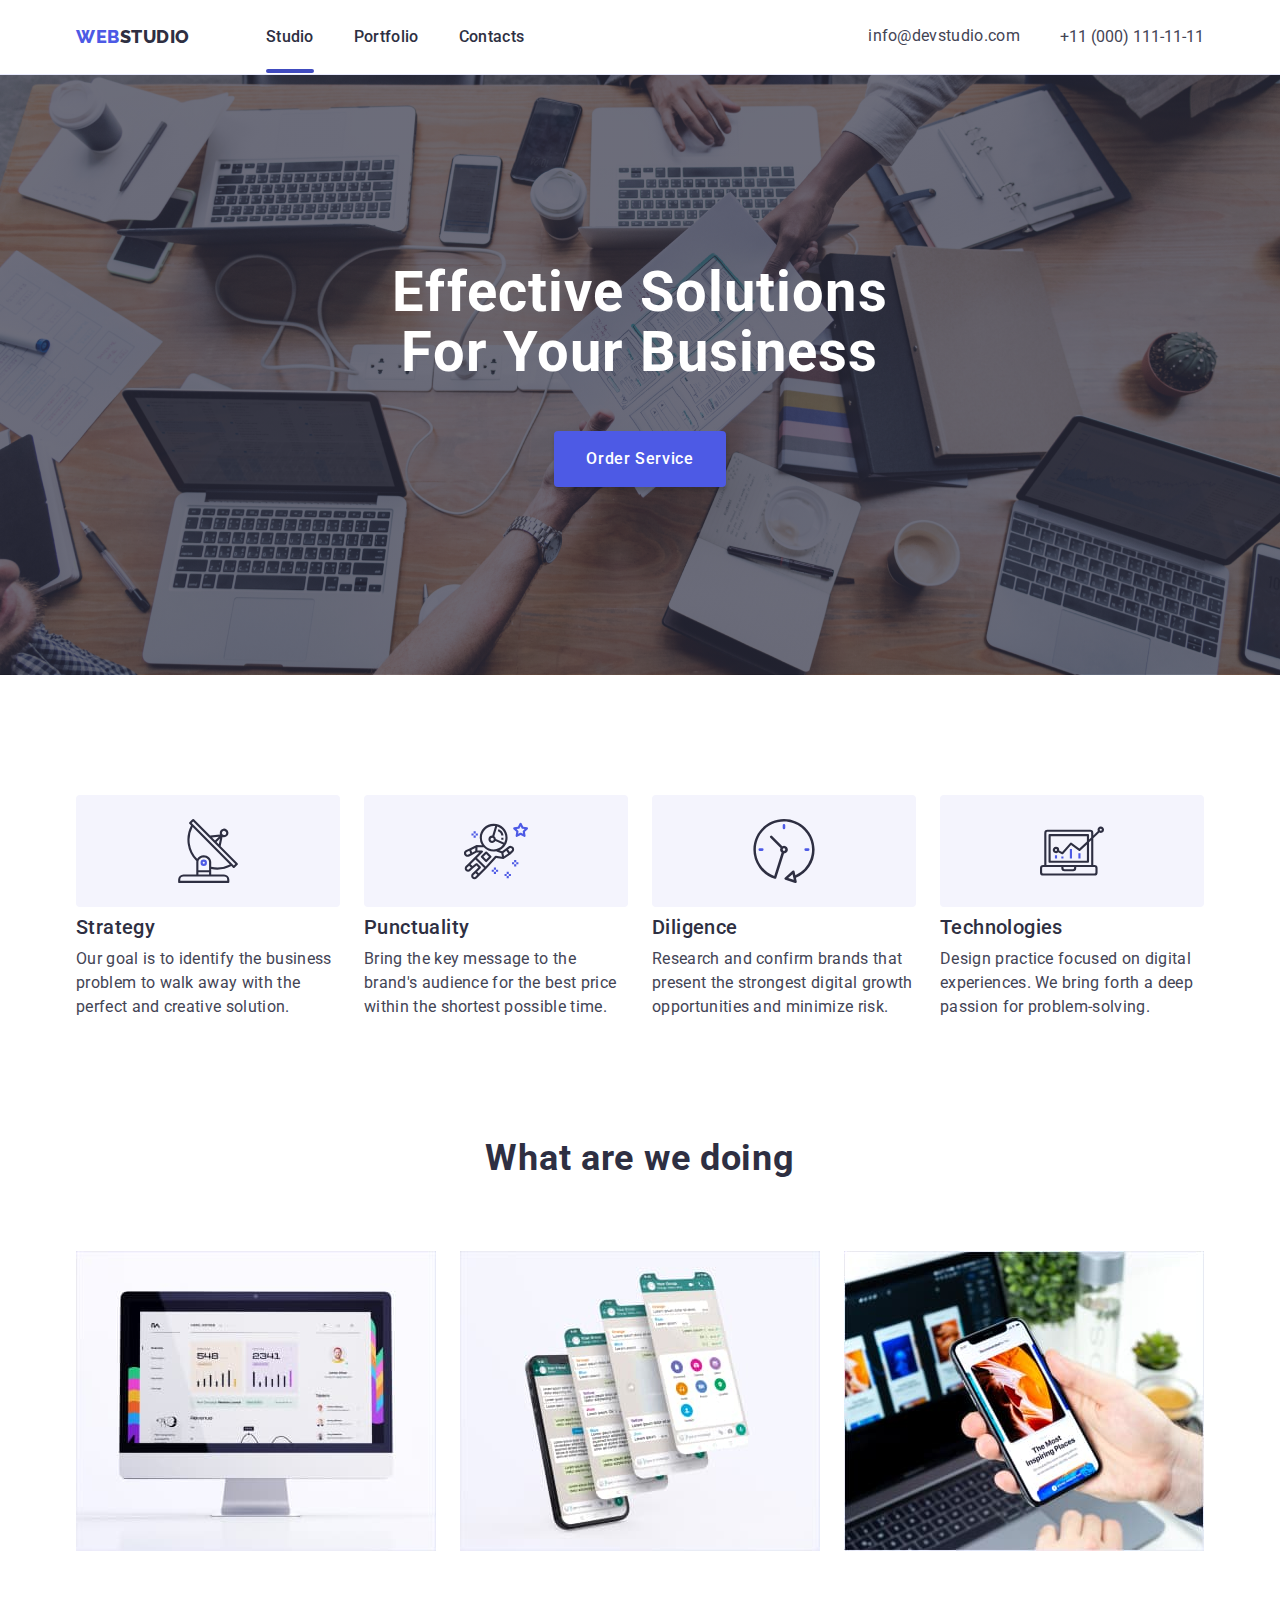
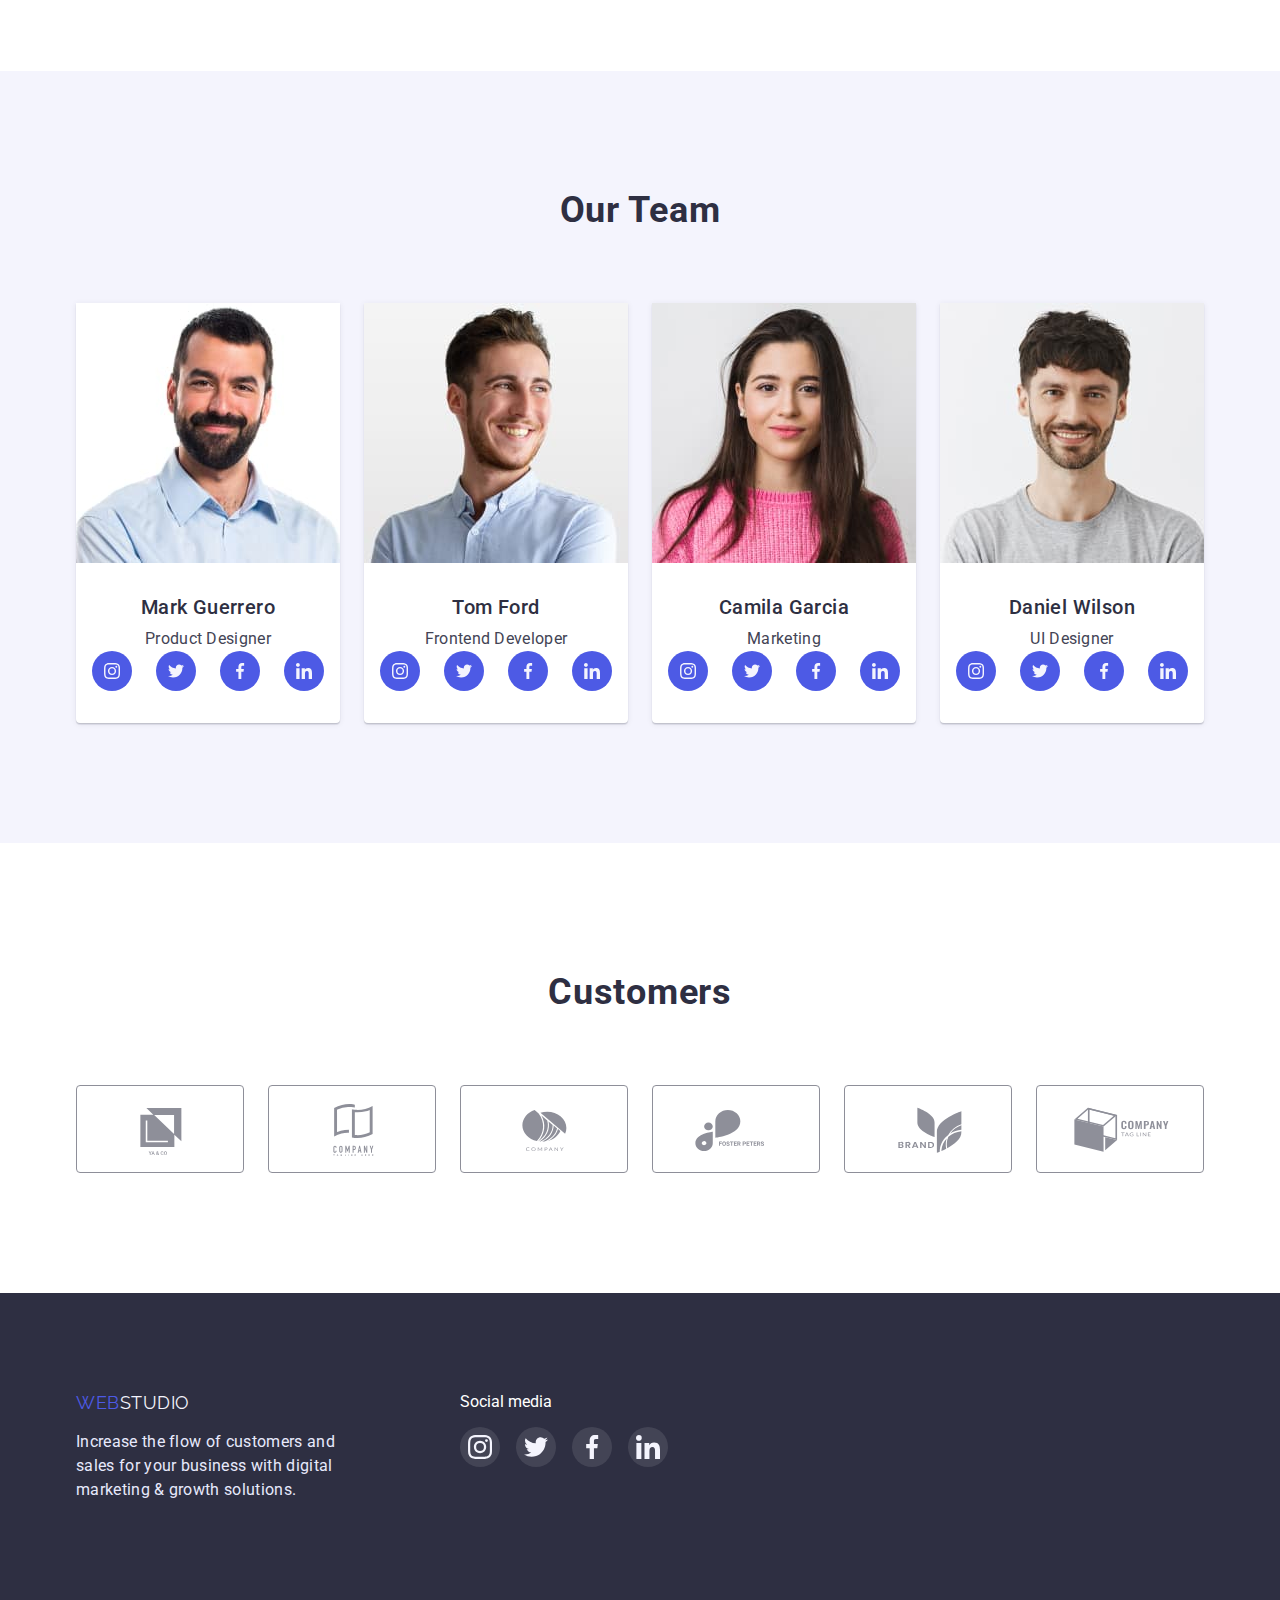
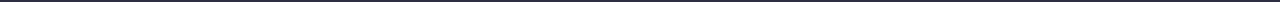
<file: index.html>
<!DOCTYPE html>
<html lang="en">
  <head>
    <meta charset="UTF-8" />
    <meta http-equiv="X-UA-Compatible" content="IE=edge" />
    <meta name="viewport" content="width=device-width, initial-scale=1.0" />
    <title>GoIt</title>
    <link
      rel="stylesheet"
      href="https://cdnjs.cloudflare.com/ajax/libs/modern-normalize/1.1.0/modern-normalize.min.css"
    />
    <link rel="preconnect" href="https://fonts.googleapis.com" />
    <link rel="preconnect" href="https://fonts.gstatic.com" crossorigin />
    <link
      href="https://fonts.googleapis.com/css2?family=Raleway:wght@800&family=Roboto:wght@400;500;700;900&display=swap"
      rel="stylesheet"
    />

    <link rel="stylesheet" href="./css/styles.css" />
  </head>

  <body>
    <header class="header">
      <div class="container div-header-container">
        <nav class="header-navigation">
          <a class="header-logo link" href="./index.html"
            ><span class="logo-web">Web</span>Studio</a
          >

          <ul class="header-list list">
            <li class="header-item">
              <a class="header-link carent link" href="index.html">Studio</a>
            </li>
            <li class="header-item">
              <a class="header-link link" href="portfolio.html">Portfolio</a>
            </li>
            <li class="header-item">
              <a class="header-link link" href="">Contacts</a>
            </li>
          </ul>
        </nav>
        <!--address-->

        <address class="adress">
          <ul class="list adress-flex">
            <li>
              <a class="header-mail link" href="mailto:info@devstudio.com"
                >info@devstudio.com</a
              >
            </li>
            <li>
              <a class="header-tel link" href="tel:+110001111111"
                >+11 (000) 111-11-11</a
              >
            </li>
          </ul>
        </address>
      </div>
    </header>

    <main>
      <!--Section 1-->
      <section class="section">
        <div class="container">
          <h1 class="hero">Effective Solutions For Your Business</h1>
          <button data-order-open type="button" class="button" type="button">
            Order Service
          </button>
        </div>
      </section>

      <!--Section 2 -->

      <section class="strategy">
        <div class="container">
          <h2 class="visually-hidden">benefit</h2>
          <ul class="list sectionone">
            <li class="li-one">
              <div class="strat-fon">
                <svg width="64" height="64" class="foot-svg">
                  <use href="./images/icon.svg#icon-antenna-1"></use>
                </svg>
              </div>
              <h3 class="feature">Strategy</h3>
              <p class="feature-text">
                Our goal is to identify the business problem to walk away with
                the perfect and creative solution.
              </p>
            </li>
            <li class="li-one">
              <div class="strat-fon">
                <svg width="64" height="64" class="foot-svg">
                  <use href="./images/icon.svg#icon-astronaut-1"></use>
                </svg>
              </div>
              <h3 class="feature">Punctuality</h3>
              <p class="feature-text">
                Bring the key message to the brand's audience for the best price
                <br />
                within the shortest possible time.
              </p>
            </li>
            <li class="li-one">
              <div class="strat-fon">
                <svg width="64" height="64" class="foot-svg">
                  <use href="./images/icon.svg#icon-clock-1"></use>
                </svg>
              </div>
              <h3 class="feature">Diligence</h3>

              <p class="feature-text">
                Research and confirm brands that present the strongest digital
                growth opportunities and minimize risk.
              </p>
            </li>
            <li class="li-one">
              <div class="strat-fon">
                <svg width="64" height="64" class="foot-svg">
                  <use href="./images/icon.svg#icon-diagram-1"></use>
                </svg>
              </div>
              <h3 class="feature">Technologies</h3>
              <p class="feature-text">
                Design practice focused on digital experiences. We bring forth a
                deep passion for problem-solving.
              </p>
            </li>
          </ul>
        </div>
      </section>

      <!--Section 3-->

      <section class="doing">
        <div class="container">
          <h2 class="capital">What are we doing</h2>
          <ul class="list gap-24">
            <li class="li-fotosi">
              <img
                src="./images/front/img1.jpg"
                alt="computer"
                width="360"
                height="300"
              />
            </li>
            <li class="li-fotosi">
              <img
                src="./images/front/img2.jpg"
                alt="programs"
                width="360"
                height="300"
              />
            </li>
            <li class="li-fotosi">
              <img
                src="./images/front/img3.jpg"
                alt="phone"
                width="360"
                height="300"
              />
            </li>
          </ul>
        </div>
      </section>

      <!--Section 4-->

      <section class="team">
        <div class="container">
          <h2 class="capital">Our Team</h2>
          <ul class="list gap-24 our-team">
            <li class="fon-imag">
              <img
                src="./images/front/img.jpg"
                alt="Mark Guerrero"
                width="264"
                height="260"
              />
              <div class="team-div">
                <h3 class="feature">Mark Guerrero</h3>

                <p class="feature-text">Product Designer</p>

                <ul class="social-list gap-al list">
                  <li class="social-item">
                    <a class="social-link link" href>
                      <svg class="bord-soc-icon" width="16" height="16">
                        <use href="./images/icon.svg#icon-instagram1n"></use>
                      </svg>
                    </a>
                  </li>

                  <li class="social-item">
                    <a class="social-link link" href="">
                      <svg class="bord-soc-icon" width="16" height="16">
                        <use href="./images/icon.svg#icon-twitter2n"></use>
                      </svg>
                    </a>
                  </li>
                  <li class="social-item">
                    <a class="social-link link" href="">
                      <svg class="bord-soc-icon" width="16" height="16">
                        <use href="./images/icon.svg#icon-facebook3n"></use>
                      </svg>
                    </a>
                  </li>
                  <li class="social-item">
                    <a class="social-link link" href="">
                      <svg class="bord-soc-icon" width="16" height="16">
                        <use href="./images/icon.svg#icon-linkedin4n"></use>
                      </svg>
                    </a>
                  </li>
                </ul>
              </div>
            </li>

            <li class="fon-imag">
              <img
                src="./images/front/img11.jpg"
                alt="Tom Ford"
                width="264"
                height="260"
              />
              <div class="team-div">
                <h3 class="feature">Tom Ford</h3>
                <p class="feature-text">Frontend Developer</p>
                <ul class="social-list gap-al list">
                  <li class="social-item">
                    <a class="social-link link" href>
                      <svg class="bord-soc-icon" width="16" height="16">
                        <use href="./images/icon.svg#icon-instagram1n"></use>
                      </svg>
                    </a>
                  </li>

                  <li class="social-item">
                    <a class="social-link link" href="">
                      <svg class="bord-soc-icon" width="16" height="16">
                        <use href="./images/icon.svg#icon-twitter2n"></use>
                      </svg>
                    </a>
                  </li>
                  <li class="social-item">
                    <a class="social-link link" href="">
                      <svg class="bord-soc-icon" width="16" height="16">
                        <use href="./images/icon.svg#icon-facebook3n"></use>
                      </svg>
                    </a>
                  </li>
                  <li class="social-item">
                    <a class="social-link link" href="">
                      <svg class="bord-soc-icon" width="16" height="16">
                        <use href="./images/icon.svg#icon-linkedin4n"></use>
                      </svg>
                    </a>
                  </li>
                </ul>
              </div>
            </li>
            <li class="fon-imag">
              <img
                src="./images/front/img22.jpg"
                alt="Camila Garcia"
                width="264"
                height="260"
              />
              <div class="team-div">
                <h3 class="feature">Camila Garcia</h3>
                <p class="feature-text">Marketing</p>
                <ul class="social-list gap-al list">
                  <li class="social-item">
                    <a class="social-link link" href>
                      <svg class="bord-soc-icon" width="16" height="16">
                        <use href="./images/icon.svg#icon-instagram1n"></use>
                      </svg>
                    </a>
                  </li>

                  <li class="social-item">
                    <a class="social-link link" href="">
                      <svg class="bord-soc-icon" width="16" height="16">
                        <use href="./images/icon.svg#icon-twitter2n"></use>
                      </svg>
                    </a>
                  </li>
                  <li class="social-item">
                    <a class="social-link link" href="">
                      <svg class="bord-soc-icon" width="16" height="16">
                        <use href="./images/icon.svg#icon-facebook3n"></use>
                      </svg>
                    </a>
                  </li>
                  <li class="social-item">
                    <a class="social-link link" href="">
                      <svg class="bord-soc-icon" width="16" height="16">
                        <use href="./images/icon.svg#icon-linkedin4n"></use>
                      </svg>
                    </a>
                  </li>
                </ul>
              </div>
            </li>

            <li class="fon-imag">
              <img
                src="./images/front/img33.jpg"
                alt="Daniel Wilson"
                width="264"
                height="260"
              />
              <div class="team-div">
                <h3 class="feature">Daniel Wilson</h3>
                <p class="feature-text">UI Designer</p>
                <ul class="social-list gap-al list">
                  <li class="social-item">
                    <a class="social-link link" href>
                      <svg class="bord-soc-icon" width="16" height="16">
                        <use href="./images/icon.svg#icon-instagram1n"></use>
                      </svg>
                    </a>
                  </li>

                  <li class="social-item">
                    <a class="social-link link" href="">
                      <svg class="bord-soc-icon" width="16" height="16">
                        <use href="./images/icon.svg#icon-twitter2n"></use>
                      </svg>
                    </a>
                  </li>
                  <li class="social-item">
                    <a class="social-link link" href="">
                      <svg class="bord-soc-icon" width="16" height="16">
                        <use href="./images/icon.svg#icon-facebook3n"></use>
                      </svg>
                    </a>
                  </li>
                  <li class="social-item">
                    <a class="social-link link" href="">
                      <svg class="bord-soc-icon" width="16" height="16">
                        <use href="./images/icon.svg#icon-linkedin4n"></use>
                      </svg>
                    </a>
                  </li>
                </ul>
              </div>
            </li>
          </ul>
        </div>
      </section>
      <section class="test">
        <div class="container">
          <h2 class="test-h2">Customers</h2>
          <ul class="test-list list">
            <li class="test-item">
              <a href="" class="test-link link">
                <svg class="test-icon" width="104" height="56">
                  <use class="icon-ch" href="./images/logi.svg#icon-Logo"></use>
                </svg>
              </a>
            </li>
            <li class="test-item">
              <a href="" class="test-link link">
                <svg class="test-icon" width="104" height="56">
                  <use class="uses" href="./images/logi.svg#icon-Logo2"></use>
                </svg>
              </a>
            </li>
            <li class="test-item">
              <a href="" class="test-link link">
                <svg class="test-icon" width="104" height="56">
                  <use href="./images/logi.svg#icon-Logo3"></use>
                </svg>
              </a>
            </li>
            <li class="test-item">
              <a href="" class="test-link link">
                <svg class="test-icon" width="104" height="56">
                  <use href="./images/logi.svg#icon-Logo4"></use>
                </svg>
              </a>
            </li>
            <li class="test-item">
              <a href="" class="test-link link">
                <svg class="test-icon" width="104" height="56">
                  <use href="./images/logi.svg#icon-Logo5"></use>
                </svg>
              </a>
            </li>
            <li class="test-item">
              <a href="" class="test-link link">
                <svg class="test-icon" width="104" height="56">
                  <use href="./images/logi.svg#icon-logo6"></use>
                </svg>
              </a>
            </li>
          </ul>
        </div>
      </section>
    </main>
    <!--Footer-->

    <footer class="footer">
      <div class="container div-footer">
        <div>
          <a class="footer-logo link" href="./index.html"
            ><span class="foot-web">Web</span>Studio</a
          >
          <p class="footer-text">
            Increase the flow of customers and sales for your business with
            digital marketing & growth solutions.
          </p>
        </div>
        <div class="social-div">
          <p class="foot-soc-text">Social media</p>
          <ul class="foot-ul">
            <li class="foot-li">
              <a class="foot-a" href>
                <svg class="foot-svg" width="24" height="24">
                  <use href="./images/icon.svg#icon-instagram1n"></use>
                </svg>
              </a>
            </li>

            <li class="foot-li">
              <a class="foot-a" href="">
                <svg class="foot-svg" width="24" height="24">
                  <use href="./images/icon.svg#icon-twitter2n"></use>
                </svg>
              </a>
            </li>
            <li class="foot-li">
              <a class="foot-a" href="">
                <svg class="foot-svg" width="24" height="24">
                  <use href="./images/icon.svg#icon-facebook3n"></use>
                </svg>
              </a>
            </li>
            <li class="foot-li">
              <a class="foot-a" href="">
                <svg class="foot-svg" width="24" height="24">
                  <use href="./images/icon.svg#icon-linkedin4n"></use>
                </svg>
              </a>
            </li>
          </ul>
        </div>
      </div>
    </footer>
    <div data-order class="backdrob is-hidden">
      <div class="modal">
        <div class="modal-box container">
          <button data-order-close type="button" class="modal-close">
            X
            <svg class="modal-close-icone" width="8" height="8">
              <use href="./images/close.svg"></use>
            </svg>
          </button>
          <h3 class="modal-h">Leave your contacts and we will call you back</h3>
          <form>
            <div class="container-modal">
              <label class="label-name">
                <span class="span-name">Name</span>
                <div class="input-wrap">
                  <input
                    type="text"
                    id="user-name"
                    name="user-name"
                    class="order-input"
                  />
                  <svg class="modal-icon" width="18" height="18">
                    <use
                      href="./images/icon.svg#icon-person-black-18dp-1"
                    ></use>
                  </svg>
                </div>
              </label>

              <label>
                <span class="span-name">Phone</span>
                <div class="input-wrap">
                  <input
                    type="tel"
                    id="user-phone"
                    name="user-phone"
                    class="order-input"
                  />
                  <svg class="modal-icon" width="18" height="18">
                    <use href="./images/icon.svg#icon-Vector"></use>
                  </svg>
                </div>
              </label>

              <label>
                <span class="span-name">Mail</span>
                <div class="input-wrap">
                  <input type="email" name="user-mail" class="order-input" />
                  <svg class="modal-icon" width="18" height="18">
                    <use href="./images/icon.svg#icon-Vectormail"></use>
                  </svg>
                </div>
              </label>

              <div class="div-textarea">
                <label class="modal-textarea-text" for="user-comment">
                  Comment
                </label>
                <textarea
                  class="order-input-send"
                  name="modal-textarea"
                  id="user-comment"
                  placeholder="Text input"
                ></textarea>
              </div>
              <div>
                <input type="checkbox" id="accept" value="accept" />
                <label class="accept-lab" for="accept"
                  >I accept the terms and conditions of the
                  <a href=""> Privacy Policy</a></label
                >
              </div>
              <div class="div-but-send">
                <button class="send" type="submit">Send</button>
              </div>
            </div>
          </form>
        </div>
      </div>
    </div>
    <script src="./js/order.js"></script>
    <script src="./js/modal.js"></script>
  </body>
</html>
</file>
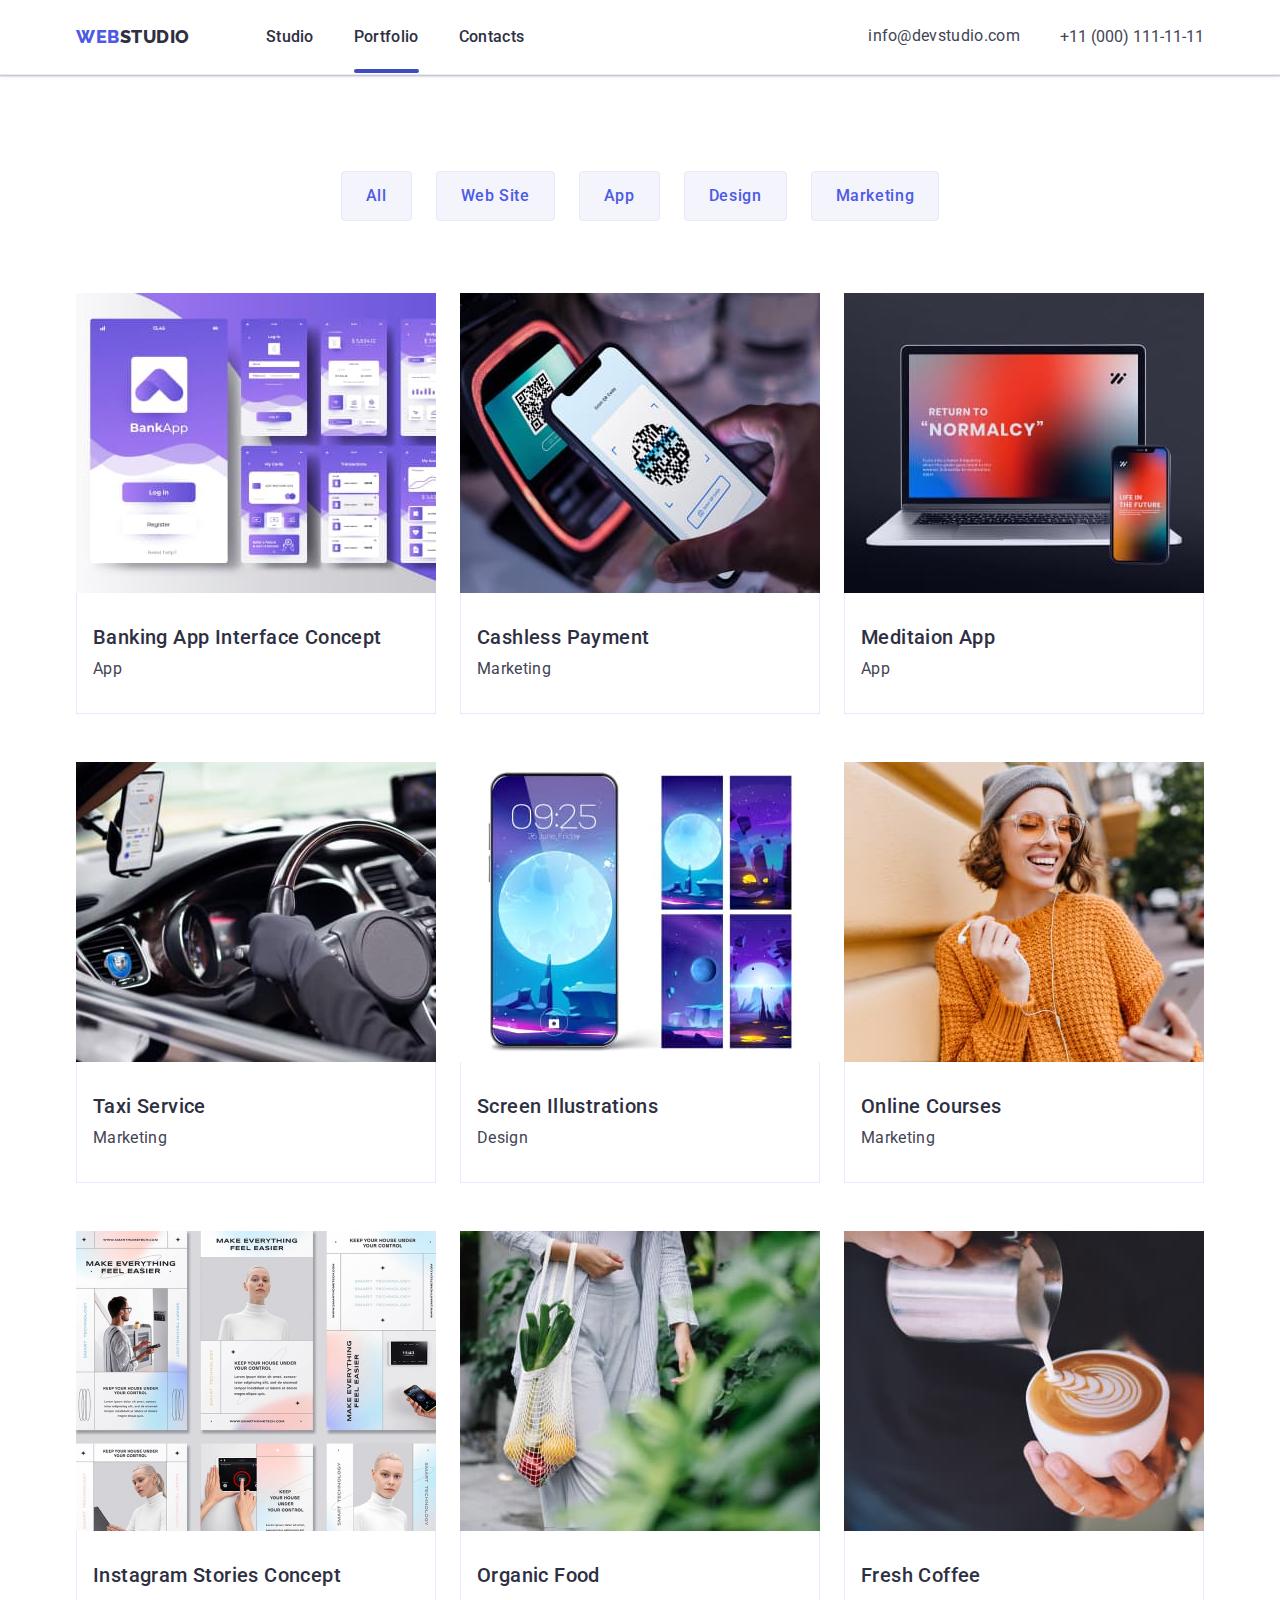
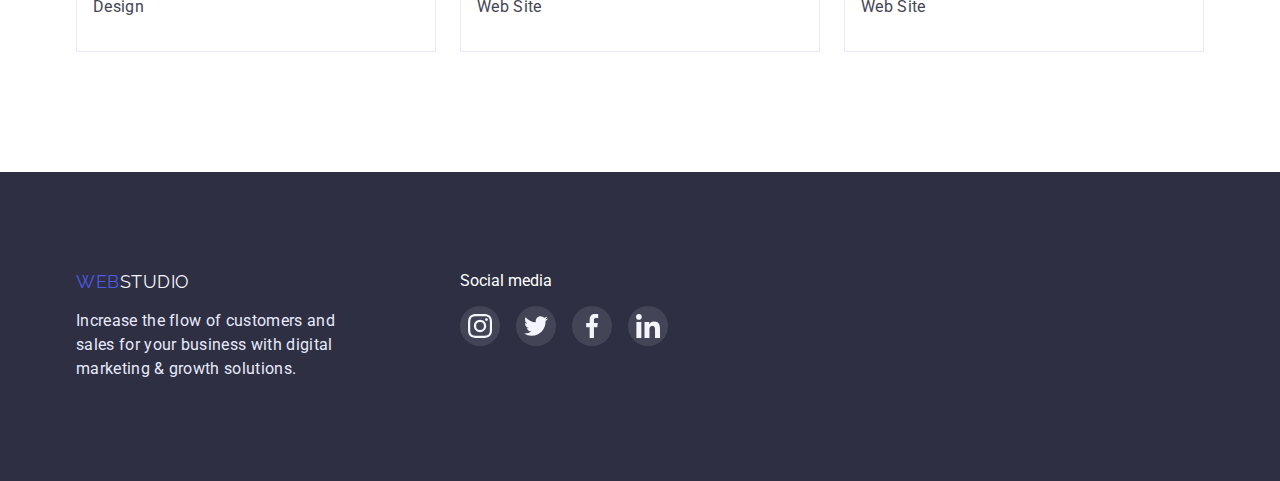
<file: portfolio.html>
<!DOCTYPE html>
<html lang="en">
  <head>
    <meta charset="UTF-8" />
    <meta http-equiv="X-UA-Compatible" content="IE=edge" />
    <meta name="viewport" content="width=device-width, initial-scale=1.0" />
    <title>GoIt</title>
    <link
      rel="stylesheet"
      href="https://cdnjs.cloudflare.com/ajax/libs/modern-normalize/1.1.0/modern-normalize.min.css"
    />
    <link rel="stylesheet" href="./css/styles.css" />
    <link rel="preconnect" href="https://fonts.googleapis.com" />
    <link rel="preconnect" href="https://fonts.gstatic.com" crossorigin />
    <link
      href="https://fonts.googleapis.com/css2?family=Raleway:wght@800&family=Roboto:wght@400;500;700;900&display=swap"
      rel="stylesheet"
    />
  </head>
  <body>
    <header class="header">
      <div class="container div-header-container">
        <nav class="header-navigation">
          <a class="header-logo link" href="./index.html"
            ><span class="logo-web">Web</span>Studio</a
          >

          <ul class="header-list list">
            <li class="header-item">
              <a class="header-link link" href="index.html">Studio</a>
            </li>
            <li class="header-item">
              <a class="header-link carent link" href="portfolio.html"
                >Portfolio</a
              >
            </li>
            <li class="header-item">
              <a class="header-link link" href="">Contacts</a>
            </li>
          </ul>
        </nav>
        <!--address-->

        <address class="adress">
          <ul class="list adress-flex">
            <li>
              <a class="header-mail link" href="mailto:info@devstudio.com"
                >info@devstudio.com</a
              >
            </li>
            <li>
              <a class="header-tel link" href="tel:+110001111111"
                >+11 (000) 111-11-11</a
              >
            </li>
          </ul>
        </address>
      </div>
    </header>

    <main>
      <!--button-->

      <section class="sec-portfo">
        <div class="container">
          <h1 class="visually-hidden">portfolio</h1>

          <ul class="list spisoc but-portfolio">
            <li><button class="button-portfolio" type="button">All</button></li>

            <li>
              <button class="button-portfolio" type="button">Web Site</button>
            </li>
            <li><button class="button-portfolio" type="button">App</button></li>
            <li>
              <button class="button-portfolio" type="button">Design</button>
            </li>
            <li>
              <button class="button-portfolio" type="button">Marketing</button>
            </li>
          </ul>

          <ul class="list blank">
            <li class="feature-li">
              <a href="" class="all">
                <div class="cover-war">
                  <img src="./images/portfolio/sect1p1.jpg" alt="Banking App" />
                  <p class="cover-text">
                    14 Stylish and User-Friendly App Design Concepts · Task
                    Manager App · Calorie Tracker App · Exotic Fruit Ecommerce
                    App · Cloud Storage App
                  </p>
                </div>
                <div class="cardss">
                  <h2 class="feature">Banking App Interface Concept</h2>
                  <p class="feature-text">App</p>
                </div>
              </a>
            </li>
            <li class="feature-li">
              <a href="" class="all">
                <div class="cover-war">
                  <img
                    src="./images/portfolio/sect1p2.jpg"
                    alt="Cashless Payment"
                  />
                  <p class="cover-text">
                    14 Stylish and User-Friendly App Design Concepts · Task
                    Manager App · Calorie Tracker App · Exotic Fruit Ecommerce
                    App · Cloud Storage App
                  </p>
                </div>
                <div class="cardss">
                  <h2 class="feature">Cashless Payment</h2>
                  <p class="feature-text">Marketing</p>
                </div>
              </a>
            </li>

            <li class="feature-li">
              <a href="" class="all">
                <div class="cover-war">
                  <img
                    src="./images/portfolio/sect1p3.jpg"
                    alt="Meditaion App"
                  />
                  <p class="cover-text">
                    14 Stylish and User-Friendly App Design Concepts · Task
                    Manager App · Calorie Tracker App · Exotic Fruit Ecommerce
                    App · Cloud Storage App
                  </p>
                </div>
                <div class="cardss">
                  <h2 class="feature">Meditaion App</h2>
                  <p class="feature-text">App</p>
                </div>
              </a>
            </li>

            <li class="feature-li">
              <a href="" class="all">
                <div class="cover-war">
                  <img src="./images/portfolio/sect2p1.jpg" alt="" />
                  <p class="cover-text">
                    14 Stylish and User-Friendly App Design Concepts · Task
                    Manager App · Calorie Tracker App · Exotic Fruit Ecommerce
                    App · Cloud Storage App
                  </p>
                </div>
                <div class="cardss">
                  <h2 class="feature">Taxi Service</h2>
                  <p class="feature-text">Marketing</p>
                </div>
              </a>
            </li>
            <li class="feature-li">
              <a href="" class="all">
                <div class="cover-war">
                  <img src="./images/portfolio/sect2p2.jpg" alt="" />
                  <p class="cover-text">
                    14 Stylish and User-Friendly App Design Concepts · Task
                    Manager App · Calorie Tracker App · Exotic Fruit Ecommerce
                    App · Cloud Storage App
                  </p>
                </div>
                <div class="cardss">
                  <h2 class="feature">Screen Illustrations</h2>
                  <p class="feature-text">Design</p>
                </div>
              </a>
            </li>
            <li class="feature-li">
              <a href="" class="all">
                <div class="cover-war">
                  <img src="./images/portfolio/sect2p3.jpg" alt="" />
                  <p class="cover-text">
                    14 Stylish and User-Friendly App Design Concepts · Task
                    Manager App · Calorie Tracker App · Exotic Fruit Ecommerce
                    App · Cloud Storage App
                  </p>
                </div>
                <div class="cardss">
                  <h2 class="feature">Online Courses</h2>
                  <p class="feature-text">Marketing</p>
                </div>
              </a>
            </li>

            <li>
              <a href="" class="all">
                <div class="cover-war">
                  <img src="./images/portfolio/sect3p1.jpg" alt="" />
                  <p class="cover-text">
                    14 Stylish and User-Friendly App Design Concepts · Task
                    Manager App · Calorie Tracker App · Exotic Fruit Ecommerce
                    App · Cloud Storage App
                  </p>
                </div>
                <div class="cardss">
                  <h2 class="feature">Instagram Stories Concept</h2>
                  <p class="feature-text">Design</p>
                </div>
              </a>
            </li>
            <li class="feature-li">
              <a href="" class="all">
                <div class="cover-war">
                  <img src="./images/portfolio/sect3p2.jpg" alt="" />
                  <p class="cover-text">
                    14 Stylish and User-Friendly App Design Concepts · Task
                    Manager App · Calorie Tracker App · Exotic Fruit Ecommerce
                    App · Cloud Storage App
                  </p>
                </div>
                <div class="cardss">
                  <h2 class="feature">Organic Food</h2>
                  <p class="feature-text">Web Site</p>
                </div>
              </a>
            </li>
            <li class="feature-li">
              <a href="" class="all">
                <div class="cover-war">
                  <img src="./images/portfolio/sect3p3.jpg" alt="" />
                  <p class="cover-text">
                    14 Stylish and User-Friendly App Design Concepts · Task
                    Manager App · Calorie Tracker App · Exotic Fruit Ecommerce
                    App · Cloud Storage App
                  </p>
                </div>
                <div class="cardss">
                  <h2 class="feature">Fresh Coffee</h2>
                  <p class="feature-text">Web Site</p>
                </div>
              </a>
            </li>
          </ul>
        </div>
      </section>
    </main>

    <footer class="footer">
      <div class="container div-footer">
        <div>
          <a class="footer-logo link" href="./index.html"
            ><span class="foot-web">Web</span>Studio</a
          >
          <p class="footer-text">
            Increase the flow of customers and sales for your business with
            digital marketing & growth solutions.
          </p>
        </div>
        <div class="social-div">
          <p class="foot-soc-text">Social media</p>
          <ul class="foot-ul">
            <li class="foot-li">
              <a class="foot-a" href>
                <svg class="foot-svg" width="24" height="24">
                  <use href="./images/icon.svg#icon-instagram1n"></use>
                </svg>
              </a>
            </li>

            <li class="foot-li">
              <a class="foot-a" href="">
                <svg class="foot-svg" width="24" height="24">
                  <use href="./images/icon.svg#icon-twitter2n"></use>
                </svg>
              </a>
            </li>
            <li class="foot-li">
              <a class="foot-a" href="">
                <svg class="foot-svg" width="24" height="24">
                  <use href="./images/icon.svg#icon-facebook3n"></use>
                </svg>
              </a>
            </li>
            <li class="foot-li">
              <a class="foot-a" href="">
                <svg class="foot-svg" width="24" height="24">
                  <use href="./images/icon.svg#icon-linkedin4n"></use>
                </svg>
              </a>
            </li>
          </ul>
        </div>
      </div>
    </footer>
  </body>
</html>
</file>
<file: css/styles.css>
:root {
    --primary-text-color: #2E2F42;
    --background-color: #FFFFFF;
    --primary-bg-color: #FFFFFF;
    --l-gra: linear-gradient(rgba(46, 47, 66, 0.7)); 
}
/*---------fonts------*/

    body {
        font-family: 'Roboto', sans-serif;
        font-size: 16px;
        color: var(--primary-text-color);
        background-color: var(--primary-bg-color);
        
}
/*---------text no point-----*/
.link {
    text-decoration: none; 
    display: block;
    
   
 
 }
 
 .header-navigation {
    display: flex;
    justify-content: center;
    align-items: center;
 }
 
 .list {
     list-style: none;
 }
/*-----------header------------*/

.header {
    background-color: #FFFFFF;
    border-bottom: 1px solid #E7E9FC;
    box-shadow: 0px 2px 1px rgba(46, 47, 66, 0.08), 0px 1px 1px rgba(46, 47, 66, 0.16), 0px 1px 6px rgba(46, 47, 66, 0.08);
   
    
}


.header-item:focus,
.header-item:hover {
    color: #404BBF;
}

.header-link {
font-weight: 500;
font-size: 16px;
line-height: 1.5;
letter-spacing: 0.02em;
position: relative;
padding-top: 24px;
  padding-bottom: 24px;

}


.carent::after {
    content: '';
    display: block;
    width: 100%;
    height: 4px;
    background-color: #404BBF;
    border-radius: 2px;
   position: absolute;
   left: 0;
   bottom: 0;
  transition: transform 250ms;

}

.carent:hover::after {
    transform: scaleX(1);
    opacity: 1;
}




.header-mail { 
font-size: 16px;
line-height: 1.5;
letter-spacing: 0.02em;

}

.header-mail:focus {
    color: #404BBF;
}

.header-mail:hover {
    color: #404BBF;
}
.header-tel {
font-size: 16px;
line-height: 1.5;
padding-top: 25px;
padding-bottom: 25px;
}

.header-tel:focus {
    color: #404BBF;
}

.header-tel:hover{
    color: #404BBF;
}

/*------------hero-----------*/
.hero {
font-size: 56px;
line-height: 1.07;
letter-spacing: 0.02em;
font-weight: 700;
font-size: 56px;
line-height: 1.07;
align-items: center;
letter-spacing: 0.02em;
color: #FFFFFF;
width: 496px;
margin-left: auto;
margin-right: auto;



}

.button {
    cursor: pointer;
    font-size: 16px;
    line-height: 1.5;
    letter-spacing: 0.04em;
    color: #FFFFFF;
    font-weight: 500;
    text-align: center;
        padding-top: 180px;
        padding-bottom: 180px;
        background-repeat: no-repeat;
        background-position: center;
       box-shadow: 0px 4px 4px rgba(0, 0, 0, 0.15);
border-radius: 4px;
}    
.button {
    font-family: inherit;
background: #4D5AE5;
font-family: 'Roboto';
font-size: 16px;
line-height: 1.5;
min-width: 169px;
border: none;
border-radius: 4px;
padding: 16px 32px;


}

.but-ind {

    
}
.button:focus {

    background-color: #404BBF;

    color: #FFFFFF
    ;
}
.button:active {
    background-color: #404BBF;


}
.button:hover {
    background-color: #404BBF;
    color: #FFFFFF;

}

.feature { 
font-size: 20px;
line-height: 1.2;
letter-spacing: 0.02em;
color: #2E2F42;
font-weight: 500;
margin-bottom: 8px;
align-items: center;


}
.feature-text {
font-size: 16px;
line-height: 1.5;
letter-spacing: 0.02em;
color: #434455;
align-content: center;
}

.capital {
font-size: 36px;
line-height: 1.11;
letter-spacing: 0.02em;
text-align: center;
margin-bottom: 72px;
}


/*-------ourteam------*/
.team {
    background-color: #F4F4FD;
    padding-top: 120px;
    padding-bottom: 120px;
   
 
}

/*--------button-portfolio------*/

.button-portfolio {
    cursor: pointer;
   
  
    
}

.button-portfolio {
    font-family: 'Roboto';
font-size: 16px;
line-height: 1.5;
letter-spacing: 0.04em;
font-family: inherit; 
    background-color: #F4F4FD;
    color: #4D5AE5;
    font-weight: 500;
    padding: 12px 24px;
    border: 1px solid #E7E9FC;
    border-radius: 4px;
   transition-property: background,color, border-color, background-color, box-shadow,  border-radius;
   transition-duration: 300ms;

}

.spisoc {
margin-bottom: 72px;
}

.button-portfolio:hover {
 
    background: #404BBF;
    color: #FFFFFF
    ;
    border-color: transparent;
    border-radius: 4px;
    box-shadow: 0px 3px 1px rgba(0, 0, 0, 0.1), 0px 2px 1px rgba(0, 0, 0, 0.08), 0px 2px 2px rgba(0, 0, 0, 0.12);
}
.button-portfolio:focus {
         background-color: #404BBF;
         color: #FFFFFF ;
        border: 1px solid #E7E9FC;
        border-radius: 4px;
        box-shadow: 0px 3px 1px rgba(0, 0, 0, 0.1), 0px 2px 1px rgba(0, 0, 0, 0.08), 0px 2px 2px rgba(0, 0, 0, 0.12);
}




.fon-imag {
    background-color: #FFFFFF;
    width: 264px;

    box-shadow: 0px 1px 6px rgba(46, 47, 66, 0.08), 0px 1px 1px rgba(46, 47, 66, 0.16), 0px 2px 1px rgba(46, 47, 66, 0.08);
    border-radius: 0px 0px 4px 4px;
    

}
.logo-web {
   color: #4D5AE5; 
   font-family: 'Raleway';
font-weight: 800;
font-size: 18px;
line-height: 1.33;
letter-spacing: 0.03em;
text-transform: uppercase
}
.doing{
    padding-bottom: 120px;
}
.header-logo {
    font-family: 'Raleway', sans-serif;
font-weight: 800;
font-size: 18px;
line-height: 1.33; 
letter-spacing: 0.03em;
text-transform: uppercase;
color: #2E2F42;
}


.visually-hidden {
    position: absolute;
    white-space: nowrap;
    width: 1px;
    height: 1px;
    overflow: hidden;
    border: 0;
    padding: 0;
    clip: rect(0 0 0 0);
    clip-path: inset(50%);
    margin: -1px;
    }
    
    .footer-logo {
 font-family: 'Raleway', sans-serif;
font-size: 18px;
line-height: 1.16;
letter-spacing: 0.03em;
color: #F4F4FD;
text-transform: uppercase;

    }

.foot-web {
color: #4D5AE5;
}

.footer {
    background-color: #2E2F42;
    padding: 100px 0;

}
.fot-wi {
    width: 264px;
height: 110px;
left: 156px;
top: 2380px;

}

.footer-text
{
font-size: 16px;
line-height: 1.5;
letter-spacing: 0.02em;
color: #E7E9FC;
margin-top: 16px;


width: 264px;

}

.header-link {
    color: #2E2F42;
}

.header-link:hover {

    color: #404BBF;
}

.header-link:focus {

    color: #404BBF;
}


 .header-mail {
    color: #434455
    ;
    padding-top: 24px;
    padding-bottom: 24px;
    display: block;
 }
 .header-tel {
    color: #434455
    ;
 }

 .hero {
    color: #FFFFFF
    ;
    margin-bottom: 48px;
 }
 .section {
  max-width: 1440px;
  margin-left: auto;
  margin-right: auto;
    flex-grow: 1;
   padding: 188px 0;
   text-align: center;
   background-image:linear-gradient(rgba(46, 47, 66, 0.7),
   rgba(46, 47, 66, 0.7)),
    url(../images/front/homedesctop.jpg);
   background-repeat: no-repeat;
   background-position: center;
   background-size: cover;


/*
        text-align: center;
        padding-top: 180px;
        padding-bottom: 180px;
   
        background-position: center;
        background-size: cover;
   */
    
 
}

 .adress {
    font-style: normal;
    margin-left: auto;
 }

 .feature-li {
    background-color: #FFFFFF;
    box-shadow: 2px solid #404BBF;
   
 }

 .feature-li:hover{
     box-shadow: 2px 0px 10px rgba(46, 47, 66, 0.08);
     border-radius: 1px ;
     box-shadow: 0px, 1px
     rgba(46, 47, 66, 0.16);
 }




 .all {
    text-decoration: none;
 }
.cover-war {
    position: relative;
    overflow: hidden;

}
 
 .cover-text {
    position: absolute;
    top: 0;
    padding: 40px;
    line-height: 1.5;
    font-size: 16px;
    font-weight: 400;
    color: #FFFFFF;
    background-color: #4D5AE5;
    height: 100%;
    transform: translateY(100%);
    transition: 300ms linear;
}

.feature-li:hover  .cover-text {
     transform: translateY(0%);
}



 .header-navigation {
    display: flex;
    align-items: center;
    margin-right: auto;
    
   
 }

 .header-list {
    display: flex; 
    gap: 40px;
    display: block;
   
 }



 .adress-flex {
    display: flex;
    display: block;
   
    gap: 40px;


 }
 .container {
    width: 100%;
    max-width: 1158px;
    padding-left: 15px;
    padding-right: 15px;
    margin: 0 auto;
  
 }

 .div-header-container {
    display: flex;
    align-items: center;
 }

 .header-logo {
    margin-right: 76px;
    padding-top: 24px;
    padding-bottom: 24px;
    display: block;
 }

 .sectionone {
    display: flex;
    gap: 24px;
 }


 .list {
    display: flex;
    
 }

 .gap-24 {
    gap: 24px;
 }

 .our-team {
    align-items: center;
 

 }


.footer-logo{
    padding-top: 0px;
    padding-bottom: 0;
}
 .div-footer {

}
.but-portfolio {
    gap: 24px;
    justify-content: center;  
}

.blank {
    flex-wrap: wrap;
    gap: 48px 24px;
    margin: 0;
    padding: 0;
}

* {
    margin: 0;
    padding: 0;
}
.li-one {
    width: 264px;
}
.strategy {
    padding-top: 120px;
    padding-bottom: 120px;
}

.team-div {
    padding-top: 32px;
    padding-bottom: 32px;
    padding-left: 16px;
    padding-right: 16px;
    text-align: center;
}

.cardss {
    padding-top: 32px;
    padding-bottom: 32px;
    padding-left: 16px;
    padding-right: 16px;
border: 1px solid #E7E9FC;
border-top: none;
}

.li-fotosi {
    width: 360px;
}
.sec-portfo {
    padding-top: 96px;
    padding-bottom: 120px;
}
img {
    display: block;
    max-width: 100%;
    height: auto;
    }
    

    .social-list {
        display: flex;
        justify-content: center;     
    } 

    .gap-al {
        gap: 24px;
    }

   
    .social-item {
        width: 40px;
        height: 40px;
            } 



    /*       ZADACHA */
    .social-link {
        width: 100%;
        height: 100%;
        border-radius: 50%;
        display: flex;
        justify-content: center;
        align-items: center;
        border-radius: 50%;
        background-color: #4D5AE5;
        transform: background-color;
        transition: 300ms linear;
    }
   
   
    .social-link:is(:hover, :focus) {
        background-color: #404BBF;
    }
    /*
    .foot-a{
        transform: background-color;
        transition: 250ms linear;

    }

    .foot-a:is(:hover, :focus) {
        background-color: #31D0AA;
    
*/
    /* TEST */
    .test-h2{
        justify-content: center;
       
        display: flex;
        margin-bottom: 72px;
        font-family: 'Roboto';
font-style: normal;
font-size: 36px;
line-height: 1.11;
letter-spacing: 0.02em;
    }
.test {
    padding-top: 130px;
    padding-bottom: 120px;
   
}
    .test-list {
        display: flex;
        gap: 24px;
    }

    .test-item {
        width: 168px;
        height: 88px;
    }

    .test-link {
        width: 100%;
        height: 100%;
        border: 1px solid #8E8F99;
        border-radius: 4px;
        display: flex;
        align-items: center;
        justify-content: center;
    }

.test-link:is(:hover, :focus) {
border-color: #404BBF;
    }


.test-link:hover .test-icon{
   
    fill:  #404BBF;;

}

.test-icon:is(:hover, :focus) {
    fill: #404BBF;
}

    .link {
    }
    .test-icon {
        fill: #8E8F99;
      
    }

    .social-div {
        margin-left: 120px;     
    }

.div-footer {
    display: flex;
}

    .foot-soc-text {
        color: #FFFFFF;  
    }


    .foot-ul {
        display: flex;
        gap: 16px;
        margin-top: 16px;
        list-style: none;
        
    }
    .foot-li {
        width: 40px;
        height: 40px;

     
        justify-content: center;
        
    }
    .foot-a {
        width: 100%;
        height: 100%;
        border-radius: 50%;
        display: flex;
        justify-content: center;
        align-items: center;
        border-radius: 50%;
        background-color:rgba(255, 255, 255, 0.1);
    }
    .foot-svg {

    }

    
    .strat-fon {
        width: 264px;
        height: 112px;
        background-color:#F4F4FD;
        display: flex;
        justify-content: center;
        align-items: center;
        border-radius: 4px;
    margin-bottom: 8px;
      
    }

    .foot-a{
        transform: background-color;
        transition: 250ms linear;

    }

    .foot-a:is(:hover, :focus) {
        background-color: #31D0AA;
    
    }
    
    .test-icon{
    transition-property: background-color, fill;
    transition-duration: 300ms;
    transition-timing-function: linear;
    }
 
    .test-icon :is(:hover, :focus) {
        background-color: #404BBF;
        fill:  #404BBF;;
 
 
    }

    .all:is(:hover, :focus) {
        box-shadow: 0px 1px 6px rgba(46, 47, 66, 0.08);
        
    }

    .backdrob {
        position: fixed;
        top: 0;
        width: 100%;
        height: 100%;
        background-color: rgba(46, 47, 66, 0.4);
    }

    .backdrob.is-hidden {
    opacity: 0;
    visibility: hidden;
    pointer-events: none;
}

/* modal */


 .modal {
        width: 408px;
        min-height: 576px;
        background-color: #FCFCFC;
        border: 5px;
        position: absolute;
        top: 50%;
        left: 50%;
        transform: translate(-50%, -50%);
       
    }

    .backdrob{
        transition-property: opacity, visibility;;
        transition-duration: 350ms;
        transition-timing-function: linear;
    }

.backdrob{
    visibility: visible;
    opacity: 1;
}

.modal-box{ 

}
.modal-button {
        width: 24px;
        height: 24px;
        border: 1px solid rgba(0, 0, 0, 0.1);
        background-color: #E7E9FC;
        border-radius: 50%;
        display: flex;
        justify-content: center;
        align-items: center;
        margin-left: auto;
        padding: 0;
    } 

.container-madal{
        padding-left: 25px;
      padding-right: 25px;
  }
  .modal-button {
      width: 24px;
      height: 24px;
      border: 1px solid rgba(0, 0, 0, 0.1);
      background-color: #E7E9FC;
      border-radius: 50%;
      display: flex;
      justify-content: center;
      align-items: center;
      margin-left: auto;
      padding: 0;
      margin-top: 24px;
  } 
  /*  new */
.order-input{
  padding-left: 50px;
    height: 25px;
  width: 100%;
}

.order-input:focus{
    border-color: #4D5AE5;
}
.modal-icon:focus + .order-input{
    fill: #4D5AE5 ;
}
.order-input-send {
  background-color: #FCFCFC;
  padding-top: 8px;
  padding-left: 16px;
  resize: none;
  margin-top: 4px;
  width: 360px;
 height: 120px;
}

.modal-icon{
  position: absolute; 
 left: 20px;
 
}
.span-name{
    color: #8E8F99;
    margin-top: 4px;
    font-size: 12px;
    font-family: Roboto;
    line-height: 114%;  
}
.accept-lab{
  font-size: 12px;
  box-shadow:  1px 0px 4px  rgba(0, 0, 0, 0.25);
  border-radius: ;
  border-radius: 4px Solid #000000;
 
}
.modal-h{
  font-family: Roboto; 
  font-style: Medium;
  font-size: 16px;
  line-height: 128%;
  text-align: center;
  padding-top: 24px;
  padding-bottom: 16px;
 
}


.modal-close {
    margin-left: 360px;
}

.send {
    font-family: inherit;
    background: #4D5AE5;
    font-family: 'Roboto';
    font-size: 16px;
    line-height: 1.5;
    min-width: 169px;
    border: none;
    border-radius: 4px;
    padding: 16px 32px;
    color: #FFFFFF;
    box-shadow: 0 4px 4px rgba(0, 0, 0, 0.15);
    margin-top: 24px;
   
}

.div-but-send {
    text-align: center;
}

.input-wrap {
    margin-bottom: 8px;
}

.modal-textarea-text {
    color: #8E8F99
    ;
}

.modal-icon {
    margin-top: 9px;
    margin-left: 16px;
    
    
}
.order-input {
    height: 40px;

}


.div-textarea {
    margin-bottom: 16px;
}
</file>
